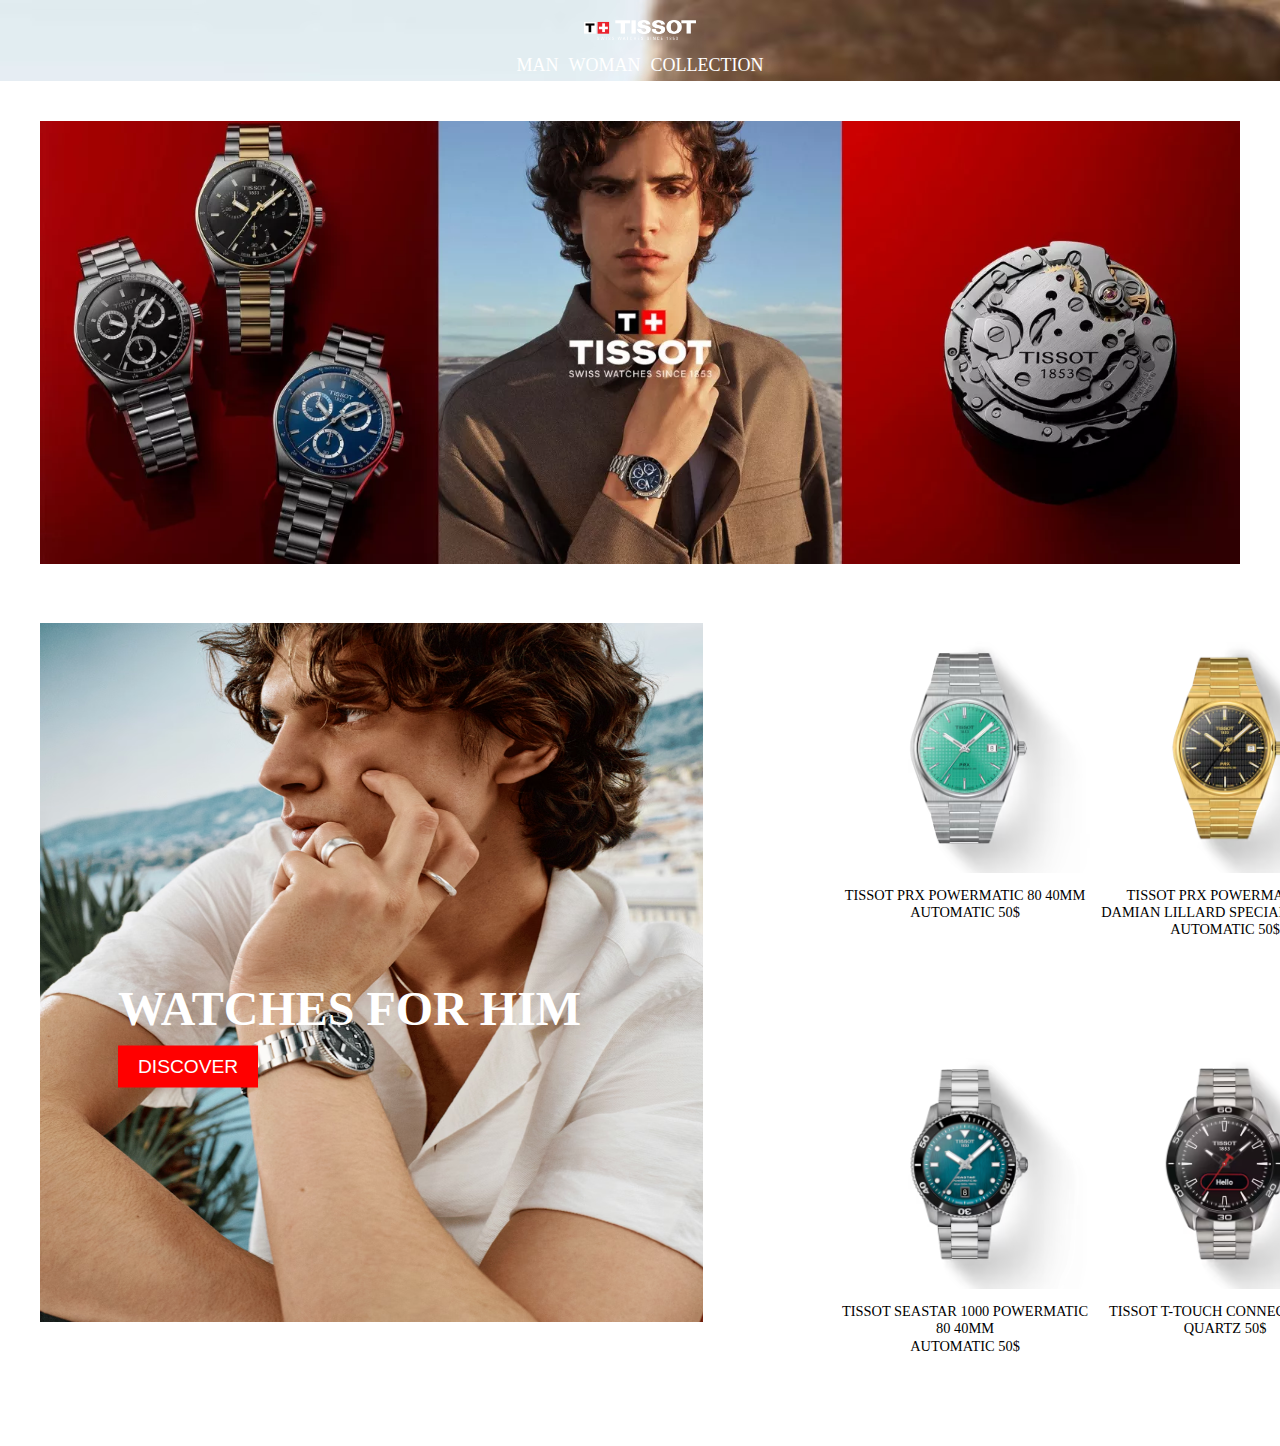
<file: index.html>
<!DOCTYPE html>
<html lang="en">
  <head>
    <meta charset="UTF-8" />
    <meta name="viewport" content="width=device-width, initial-scale=1.0" />
    <link rel="stylesheet" href="./style/style.css" />
    <title>Document</title>
  </head>
  <body>
    <div class="container">
      <div class="header">
        <div class="header_img">
          <img
            class="logo_png"
            src="./images/tissot-logo-white-0320.png"
            alt="img"
          />
        </div>
        <div class="links_header">
          <h2 class="header_links">MAN</h2>
          <h2 class="header_links">WOMAN</h2>
          <h2 class="header_links">COLLECTION</h2>
        </div>
      </div>
      <div class="footer_c">
        <img
          class="img_footer"
          src="./images/1600_1600x590-tissot-377.webp"
          alt="img_footer"
        />
      </div>
      <div class="main-banner">
        <div class="banner-image">
          <img
            src="./images/Tis-Digital-Seastar-40-Powermatic-80-Watches-for-Him.avif"
            alt="Watches for Him"
          />
          <div class="banner-text">
            <h1>WATCHES FOR HIM</h1>
            <button class="discover-button">DISCOVER</button>
          </div>
        </div>
        <div class="product-grid">
          <div class="product">
            <a href="./pages/1.html">
              <img
                src="./images/T137.407.11.091.01_R_1.avif"
                alt="Tissot PRX Powermatic 80 40mm"
              />
            </a>
            <p>TISSOT PRX POWERMATIC 80 40MM<br />AUTOMATIC 50$</p>
          </div>
          <div class="product">
            <a href="./pages/2.html">
              <img
                src="./images/T137.407.33.051.00_R.avif"
                alt="Tissot PRX Powermatic 80 Damian Lillard Special Edition"
              />
            </a>
            <p>
              TISSOT PRX POWERMATIC 80 DAMIAN LILLARD SPECIAL EDITION<br />AUTOMATIC
              50$
            </p>
          </div>
          <div class="product">
            <a href="./pages/3.html">
              <img
                src="./images/T120.807.11.091.00_R.avif"
                alt="Tissot PRX Powermatic 80 40mm"
              />
            </a>
            <p>TISSOT SEASTAR 1000 POWERMATIC 80 40MM<br />AUTOMATIC 50$</p>
          </div>
          <div class="product">
            <a href="./pages/tovar_pages.html">
              <img
                src="./images/T153.420.44.051.00_R.avif"
                alt="Tissot PRX Powermatic 80 40mm"
              />
            </a>
            <p>TISSOT T-TOUCH CONNECT SPORT<br />QUARTZ 50$</p>
          </div>
        </div>
      </div>
    </div>
  </body>
</html>
</file>
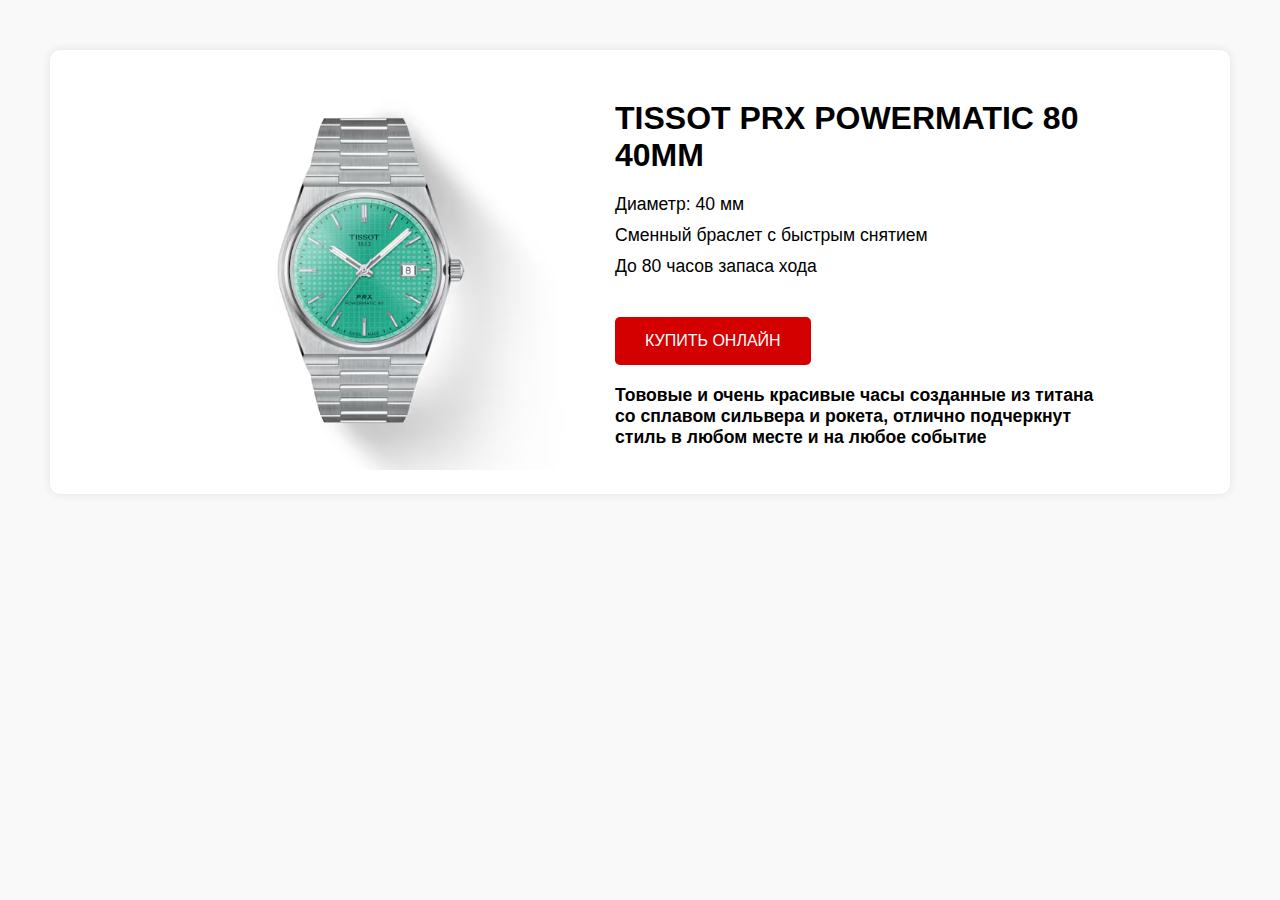
<file: pages/1.html>
<!DOCTYPE html>
<html lang="en">
  <head>
    <meta charset="UTF-8" />
    <meta name="viewport" content="width=device-width, initial-scale=1.0" />
    <link rel="stylesheet" href="../style/tovar.css" />
    <title>Товар</title>
  </head>
  <body>
    <div class="product-container">
      <div class="product-image">
        <img
          src="../images/T137.407.11.091.01_R_1.avif"
          alt="Tissot PRX Powermatic 80 40mm"
        />
      </div>
      <div class="product-details">
        <h1>TISSOT PRX POWERMATIC 80 40MM</h1>
        <ul class="product-specs">
          <li>Диаметр: 40 мм</li>
          <li>Сменный браслет с быстрым снятием</li>
          <li>До 80 часов запаса хода</li>
        </ul>
        <button id="buyNowButton">Купить онлайн</button>
        <h3 class="product-description">
          Тововые и очень красивые часы созданные из титана со сплавом сильвера
          и рокета, отлично подчеркнут стиль в любом месте и на любое событие
        </h3>
      </div>
    </div>

    <script>
      function showNotification(message) {
        if (!("Notification" in window)) {
          alert("Этот браузер не поддерживает уведомления.");
          return;
        }

        if (Notification.permission === "granted") {
          new Notification(message);
        } else if (Notification.permission !== "denied") {
          Notification.requestPermission().then(function (permission) {
            if (permission === "granted") {
              new Notification(message);
            }
          });
        }
      }

      document
        .getElementById("addToCartButton")
        .addEventListener("click", function () {
          showNotification("Товар добавлен в корзину");
        });

      document
        .getElementById("buyNowButton")
        .addEventListener("click", function () {
          showNotification("Товар добавлен в корзину");
        });
    </script>
  </body>
</html>
</file>
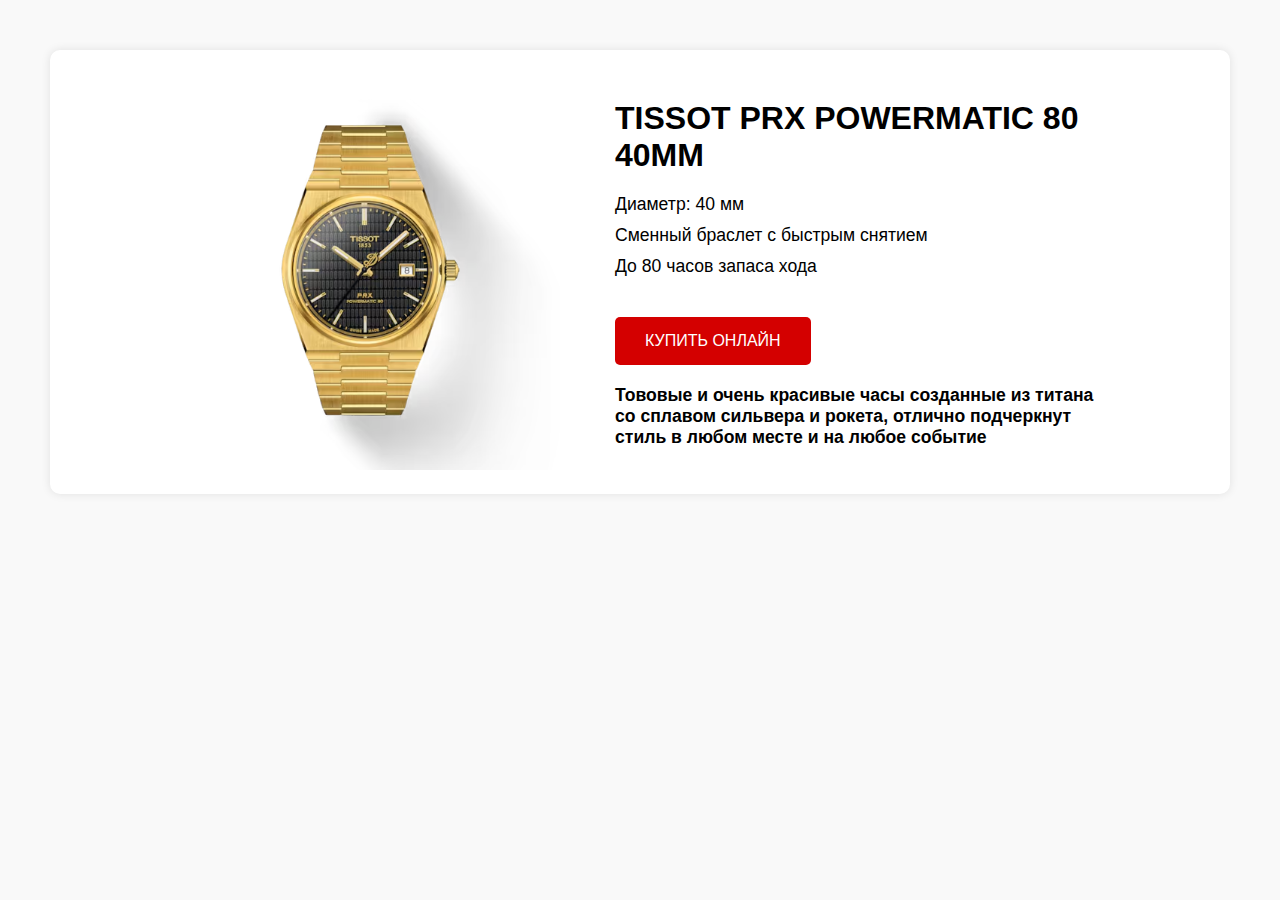
<file: pages/2.html>
<!DOCTYPE html>
<html lang="en">
  <head>
    <meta charset="UTF-8" />
    <meta name="viewport" content="width=device-width, initial-scale=1.0" />
    <link rel="stylesheet" href="../style/tovar.css" />
    <title>Товар</title>
  </head>
  <body>
    <div class="product-container">
      <div class="product-image">
        <img
          src="../images/T137.407.33.051.00_R.avif"
          alt="Tissot PRX Powermatic 80 40mm"
        />
      </div>
      <div class="product-details">
        <h1>TISSOT PRX POWERMATIC 80 40MM</h1>
        <ul class="product-specs">
          <li>Диаметр: 40 мм</li>
          <li>Сменный браслет с быстрым снятием</li>
          <li>До 80 часов запаса хода</li>
        </ul>
        <button id="buyNowButton">Купить онлайн</button>
        <h3 class="product-description">
          Тововые и очень красивые часы созданные из титана со сплавом сильвера
          и рокета, отлично подчеркнут стиль в любом месте и на любое событие
        </h3>
      </div>
    </div>

    <script>
      function showNotification(message) {
        if (!("Notification" in window)) {
          alert("Этот браузер не поддерживает уведомления.");
          return;
        }

        if (Notification.permission === "granted") {
          new Notification(message);
        } else if (Notification.permission !== "denied") {
          Notification.requestPermission().then(function (permission) {
            if (permission === "granted") {
              new Notification(message);
            }
          });
        }
      }

      document
        .getElementById("addToCartButton")
        .addEventListener("click", function () {
          showNotification("Товар добавлен в корзину");
        });

      document
        .getElementById("buyNowButton")
        .addEventListener("click", function () {
          showNotification("Товар добавлен в корзину");
        });
    </script>
  </body>
</html>
</file>
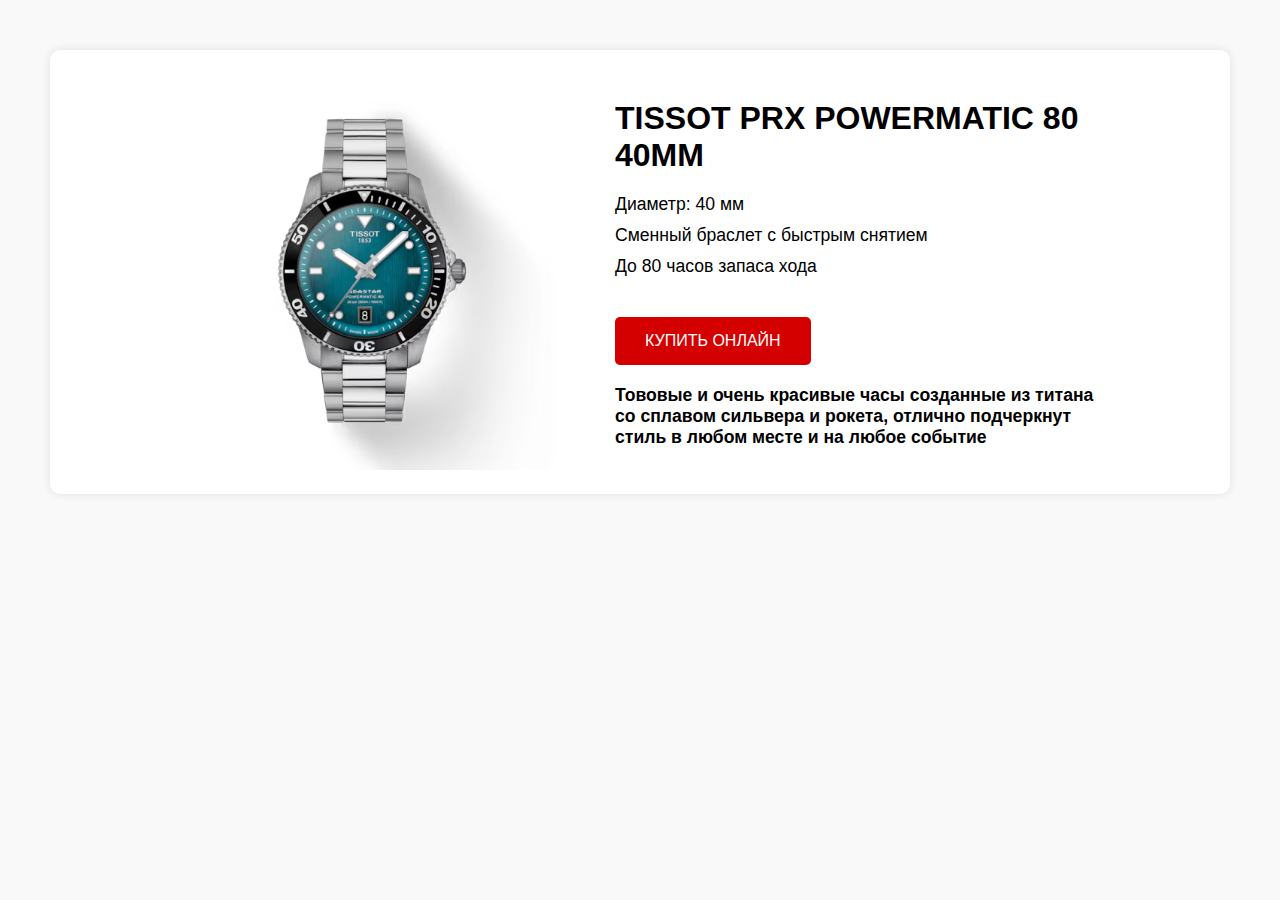
<file: pages/3.html>
<!DOCTYPE html>
<html lang="en">
  <head>
    <meta charset="UTF-8" />
    <meta name="viewport" content="width=device-width, initial-scale=1.0" />
    <link rel="stylesheet" href="../style/tovar.css" />
    <title>Товар</title>
  </head>
  <body>
    <div class="product-container">
      <div class="product-image">
        <img
          src="../images/T120.807.11.091.00_R.avif"
          alt="Tissot PRX Powermatic 80 40mm"
        />
      </div>
      <div class="product-details">
        <h1>TISSOT PRX POWERMATIC 80 40MM</h1>
        <ul class="product-specs">
          <li>Диаметр: 40 мм</li>
          <li>Сменный браслет с быстрым снятием</li>
          <li>До 80 часов запаса хода</li>
        </ul>
        <button id="buyNowButton">Купить онлайн</button>
        <h3 class="product-description">
          Тововые и очень красивые часы созданные из титана со сплавом сильвера
          и рокета, отлично подчеркнут стиль в любом месте и на любое событие
        </h3>
      </div>
    </div>

    <script>
      function showNotification(message) {
        if (!("Notification" in window)) {
          alert("Этот браузер не поддерживает уведомления.");
          return;
        }

        if (Notification.permission === "granted") {
          new Notification(message);
        } else if (Notification.permission !== "denied") {
          Notification.requestPermission().then(function (permission) {
            if (permission === "granted") {
              new Notification(message);
            }
          });
        }
      }

      document
        .getElementById("addToCartButton")
        .addEventListener("click", function () {
          showNotification("Товар добавлен в корзину");
        });

      document
        .getElementById("buyNowButton")
        .addEventListener("click", function () {
          showNotification("Товар добавлен в корзину");
        });
    </script>
  </body>
</html>
</file>
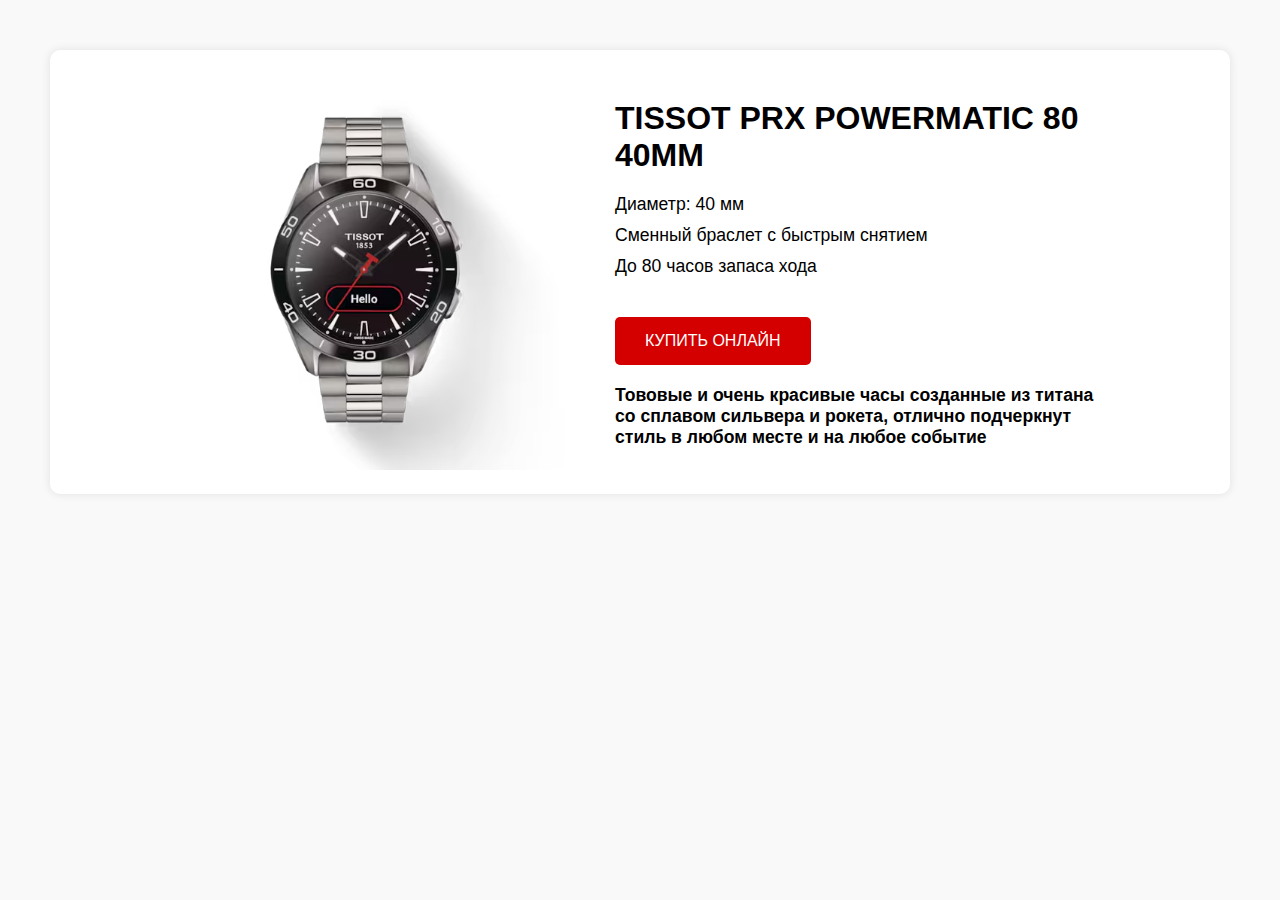
<file: pages/tovar_pages.html>
<!DOCTYPE html>
<html lang="en">
  <head>
    <meta charset="UTF-8" />
    <meta name="viewport" content="width=device-width, initial-scale=1.0" />
    <link rel="stylesheet" href="../style/tovar.css" />
    <title>Товар</title>
  </head>
  <body>
    <div class="product-container">
      <div class="product-image">
        <img
          src="../images/T153.420.44.051.00_R.avif"
          alt="Tissot PRX Powermatic 80 40mm"
        />
      </div>
      <div class="product-details">
        <h1>TISSOT PRX POWERMATIC 80 40MM</h1>
        <ul class="product-specs">
          <li>Диаметр: 40 мм</li>
          <li>Сменный браслет с быстрым снятием</li>
          <li>До 80 часов запаса хода</li>
        </ul>
        <button id="buyNowButton">Купить онлайн</button>
        <h3 class="product-description">
          Тововые и очень красивые часы созданные из титана со сплавом сильвера
          и рокета, отлично подчеркнут стиль в любом месте и на любое событие
        </h3>
      </div>
    </div>

    <script>
      function showNotification(message) {
        if (!("Notification" in window)) {
          alert("Этот браузер не поддерживает уведомления.");
          return;
        }

        if (Notification.permission === "granted") {
          new Notification(message);
        } else if (Notification.permission !== "denied") {
          Notification.requestPermission().then(function (permission) {
            if (permission === "granted") {
              new Notification(message);
            }
          });
        }
      }

      document
        .getElementById("addToCartButton")
        .addEventListener("click", function () {
          showNotification("Товар добавлен в корзину");
        });

      document
        .getElementById("buyNowButton")
        .addEventListener("click", function () {
          showNotification("Товар добавлен в корзину");
        });
    </script>
  </body>
</html>
</file>
<file: style/style.css>
html,
body {
    width: 100%;
    height: 100%;
    margin: 0;
    padding: 0;
}

* {
    margin: 0;
    padding: 0;
}

.container {
    display: flex;
    flex-direction: column;
    align-items: center;
}

.header {
    width: 100%;
    background-image: url('../images/header-category-seastar2023_1_8.avif');
}

.header_regiser {
    height: 25px;
    background-color: red;
}

.links_header {
    display: flex;
    justify-content: center;
}

.header_img {
    display: flex;
    justify-content: center;
}

.logo_png {
    display: flex;
    justify-content: center;
}

.header_img img {
    height: 20px;
    margin-top: 20px;
}

.header_links {
    margin-top: 10px;
    display: flex;
    justify-content: center;
    padding: 5px;
    font-size: large;
    font-weight: 200;
    cursor: pointer;
    color: white;
}

.footer_c{
    padding-top: 40px;
}

.img_footer{
    width: 1200px;
}

.main-banner {
    padding-top: 55px;
    display: flex;
    width: 100%;
    max-width: 1200px;
}

.banner-image {
    position: relative;
    flex: 1;
}

.banner-image img {
    width: 85%;
    height: 85%;
}

.banner-text {
    position: absolute;
    top: 50%;
    left: 10%;
    transform: translateY(-50%);
    color: white;
}

.banner-text h1 {
    font-size: 3rem;
    margin: 0;
}

.discover-button {
    background-color: red;
    color: white;
    border: none;
    padding: 10px 20px;
    font-size: 1.2rem;
    cursor: pointer;
    margin-top: 10px;
}

.product-grid {
    display: grid;
    grid-template-columns: 1fr 1fr;
    gap: 10px;
    margin-left: 20px;
    max-width: 400px;
}

.product {
    text-align: center;
}

.product img {
    width: 250px;
    height: 250px;
    cursor: pointer;
}

.product p {
    margin-top: 10px;
    font-size: 0.9rem;
    line-height: 1.2;
}
</file>
<file: style/tovar.css>
body {
  font-family: Arial, sans-serif;
  margin: 0;
  padding: 0;
  background-color: #f9f9f9;
}

.product-container {
  display: flex;
  align-items: center;
  justify-content: center;
  margin: 50px;
  background-color: #fff;
  padding: 20px;
  border-radius: 10px;
  box-shadow: 0 0 10px rgba(0, 0, 0, 0.1);
}

.product-image img {
  width: 400px;
  height: 400px;
  border-radius: 10px;
}

.product-details {
  margin-left: 50px;
  max-width: 500px;
}

.product-details h1 {
  font-size: 2rem;
  margin-bottom: 20px;
}

.product-specs {
  list-style: none;
  padding: 0;
  margin: 0 0 20px 0;
}

.product-specs li {
  font-size: 1.1rem;
  margin-bottom: 10px;
}

.product-description {
  font-size: 1.1rem;
  margin-top: 20px;
}

#buyNowButton,
#addToCartButton {
  display: inline-block;
  padding: 15px 30px;
  font-size: 1rem;
  background-color: #d40000;
  color: #fff;
  border: none;
  cursor: pointer;
  border-radius: 5px;
  text-transform: uppercase;
  margin-top: 20px;
}

#addToCartButton {
  background-color: #000;
  margin-left: 20px;
}
</file>
